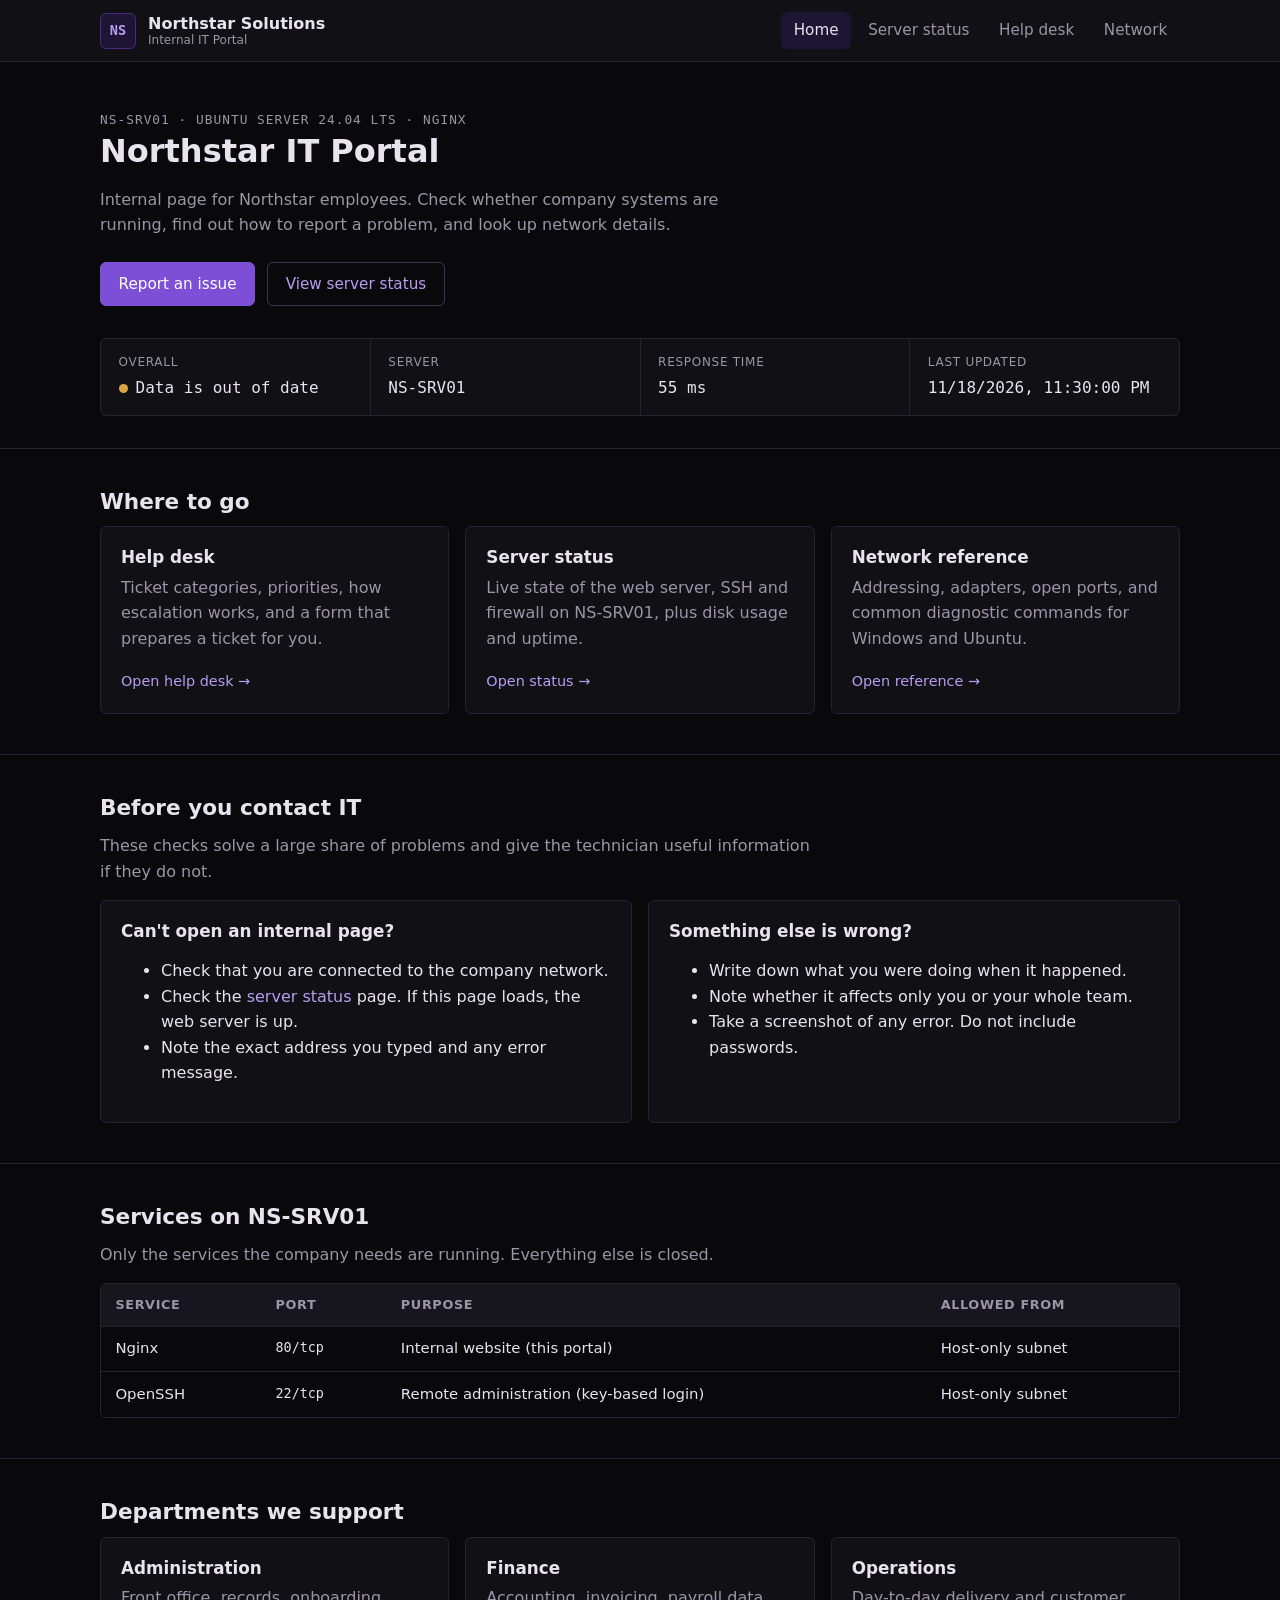
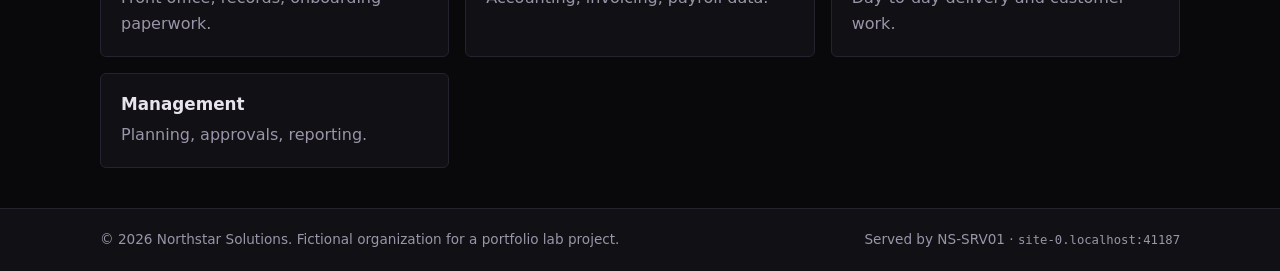
<file: 03-Linux server/landing-page/index.html>
<!DOCTYPE html>
<html lang="en">
<head>
  <meta charset="utf-8">
  <meta name="viewport" content="width=device-width, initial-scale=1">
  <title>Northstar Solutions | Internal IT Portal</title>
  <meta name="description" content="Internal IT portal for Northstar Solutions, served by NS-SRV01.">
  <link rel="stylesheet" href="style.css">
  <script src="code.js" defer></script>
</head>
<body>

  <header class="site-header">
    <div class="wrap header-inner">
      <a class="brand" href="index.html">
        <span class="brand-mark">NS</span>
        <span>Northstar Solutions<small>Internal IT Portal</small></span>
      </a>
      <nav class="nav" aria-label="Main">
        <a href="index.html">Home</a>
        <a href="status.html">Server status</a>
        <a href="helpdesk.html">Help desk</a>
        <a href="network.html">Network</a>
      </nav>
    </div>
  </header>

  <main>

    <section class="page-head">
      <div class="wrap">
        <p class="eyebrow">NS-SRV01 &middot; Ubuntu Server 24.04 LTS &middot; Nginx</p>
        <h1>Northstar IT Portal</h1>
        <p>
          Internal page for Northstar employees. Check whether company systems are running,
          find out how to report a problem, and look up network details.
        </p>
        <div class="btn-row">
          <a class="btn" href="helpdesk.html">Report an issue</a>
          <a class="btn btn-secondary" href="status.html">View server status</a>
        </div>

        <!-- Filled in by code.js from status.json -->
        <div class="status-strip" aria-live="polite">
          <div class="status-item">
            <div class="label">Overall</div>
            <div class="value" id="overall-status">Checking&hellip;</div>
          </div>
          <div class="status-item">
            <div class="label">Server</div>
            <div class="value" id="strip-host">-</div>
          </div>
          <div class="status-item">
            <div class="label">Response time</div>
            <div class="value" id="strip-latency">-</div>
          </div>
          <div class="status-item">
            <div class="label">Last updated</div>
            <div class="value" id="strip-updated">-</div>
          </div>
        </div>
        <p id="status-error" class="notice warn" hidden></p>
      </div>
    </section>

    <section class="section">
      <div class="wrap">
        <h2>Where to go</h2>
        <div class="grid grid-3">
          <a class="card" href="helpdesk.html">
            <h3>Help desk</h3>
            <p class="muted">Ticket categories, priorities, how escalation works, and a form that prepares a ticket for you.</p>
            <span class="card-link">Open help desk &rarr;</span>
          </a>
          <a class="card" href="status.html">
            <h3>Server status</h3>
            <p class="muted">Live state of the web server, SSH and firewall on NS-SRV01, plus disk usage and uptime.</p>
            <span class="card-link">Open status &rarr;</span>
          </a>
          <a class="card" href="network.html">
            <h3>Network reference</h3>
            <p class="muted">Addressing, adapters, open ports, and common diagnostic commands for Windows and Ubuntu.</p>
            <span class="card-link">Open reference &rarr;</span>
          </a>
        </div>
      </div>
    </section>

    <section class="section">
      <div class="wrap">
        <h2>Before you contact IT</h2>
        <p class="section-intro">These checks solve a large share of problems and give the technician useful information if they do not.</p>
        <div class="grid grid-2">
          <div class="card">
            <h3>Can't open an internal page?</h3>
            <ul>
              <li>Check that you are connected to the company network.</li>
              <li>Check the <a href="status.html">server status</a> page. If this page loads, the web server is up.</li>
              <li>Note the exact address you typed and any error message.</li>
            </ul>
          </div>
          <div class="card">
            <h3>Something else is wrong?</h3>
            <ul>
              <li>Write down what you were doing when it happened.</li>
              <li>Note whether it affects only you or your whole team.</li>
              <li>Take a screenshot of any error. Do not include passwords.</li>
            </ul>
          </div>
        </div>
      </div>
    </section>

    <section class="section">
      <div class="wrap">
        <h2>Services on NS-SRV01</h2>
        <p class="section-intro">Only the services the company needs are running. Everything else is closed.</p>
        <div class="table-wrap">
          <table>
            <thead>
              <tr><th>Service</th><th>Port</th><th>Purpose</th><th>Allowed from</th></tr>
            </thead>
            <tbody>
              <tr><td>Nginx</td><td class="mono">80/tcp</td><td>Internal website (this portal)</td><td>Host-only subnet</td></tr>
              <tr><td>OpenSSH</td><td class="mono">22/tcp</td><td>Remote administration (key-based login)</td><td>Host-only subnet</td></tr>
            </tbody>
          </table>
        </div>
      </div>
    </section>

    <section class="section">
      <div class="wrap">
        <h2>Departments we support</h2>
        <div class="grid grid-3">
          <div class="card"><h3>Administration</h3><p class="muted">Front office, records, onboarding paperwork.</p></div>
          <div class="card"><h3>Finance</h3><p class="muted">Accounting, invoicing, payroll data.</p></div>
          <div class="card"><h3>Operations</h3><p class="muted">Day-to-day delivery and customer work.</p></div>
          <div class="card"><h3>Management</h3><p class="muted">Planning, approvals, reporting.</p></div>
        </div>
      </div>
    </section>

  </main>

  <footer class="site-footer">
    <div class="wrap footer-inner">
      <span>&copy; <span id="footer-year">2026</span> Northstar Solutions. Fictional organization for a portfolio lab project.</span>
      <span>Served by NS-SRV01 &middot; <span id="footer-host" class="mono"></span></span>
    </div>
  </footer>

</body>
</html>
</file>
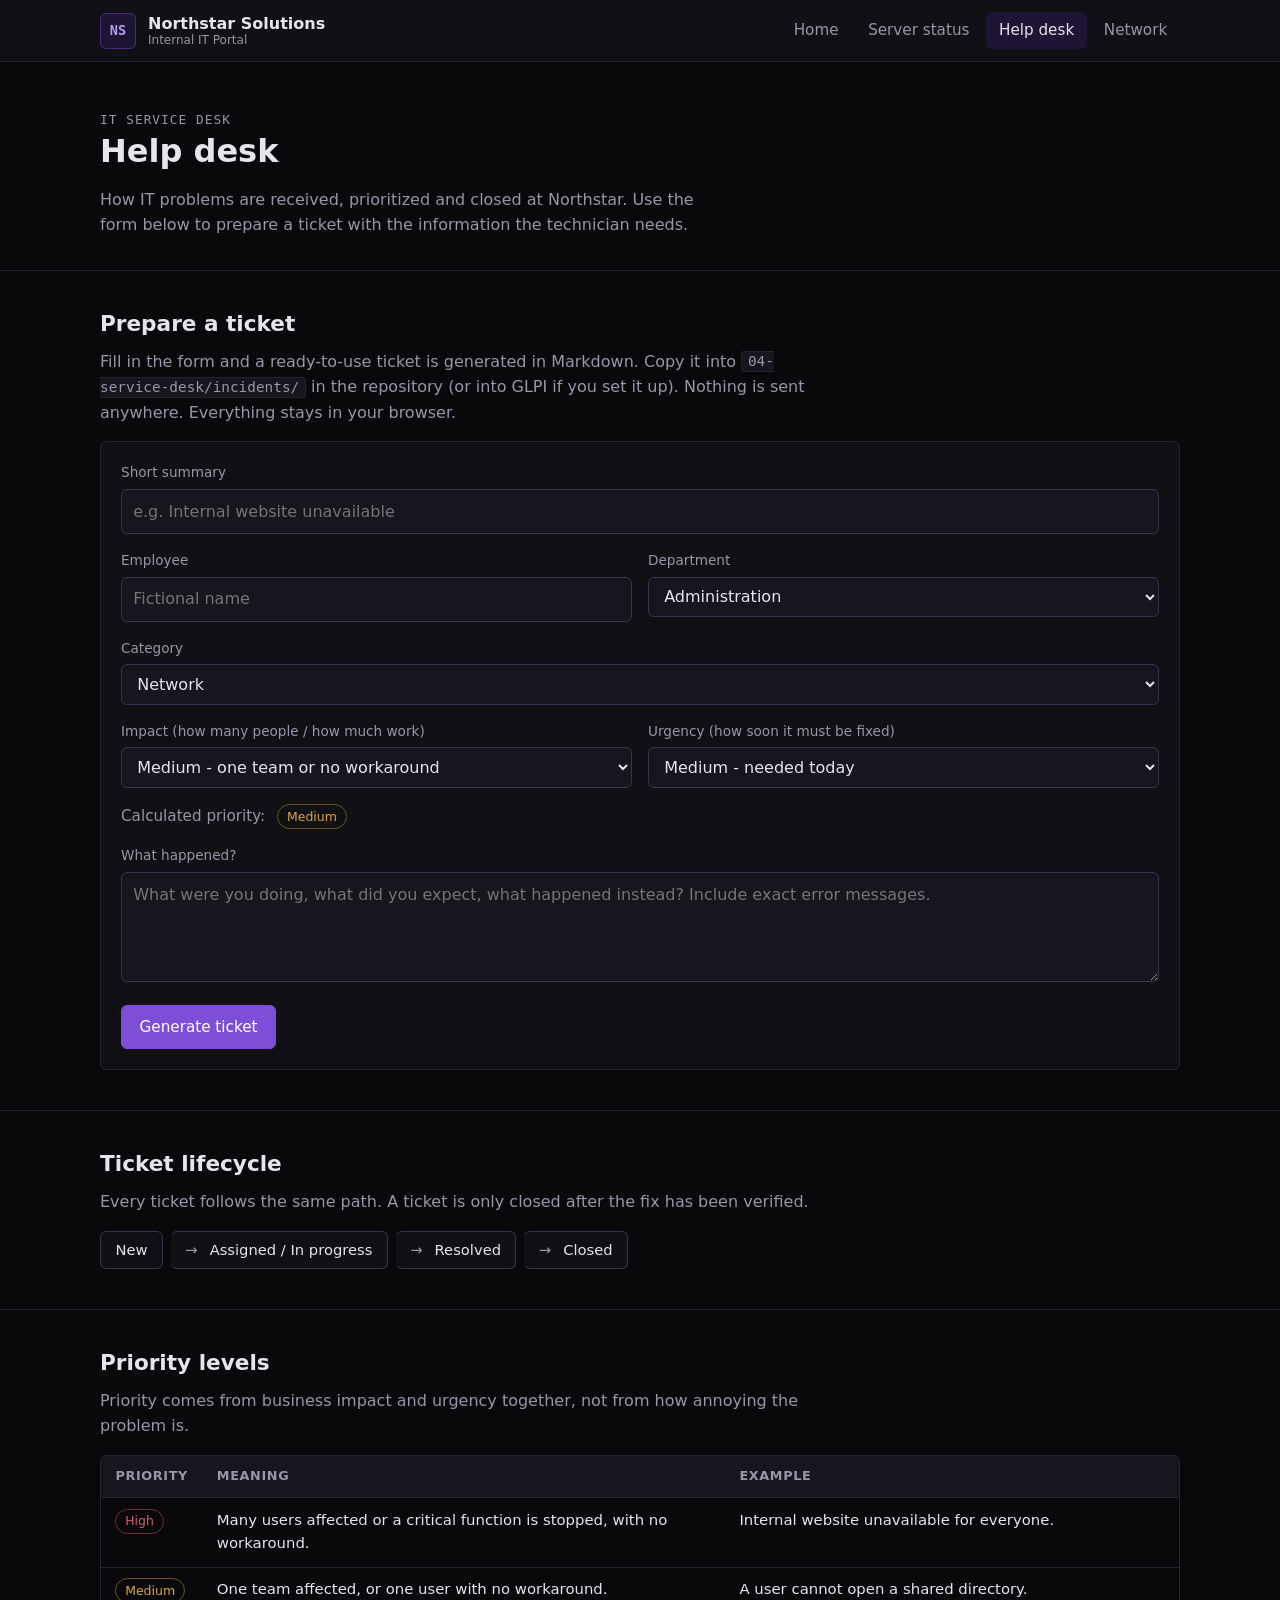
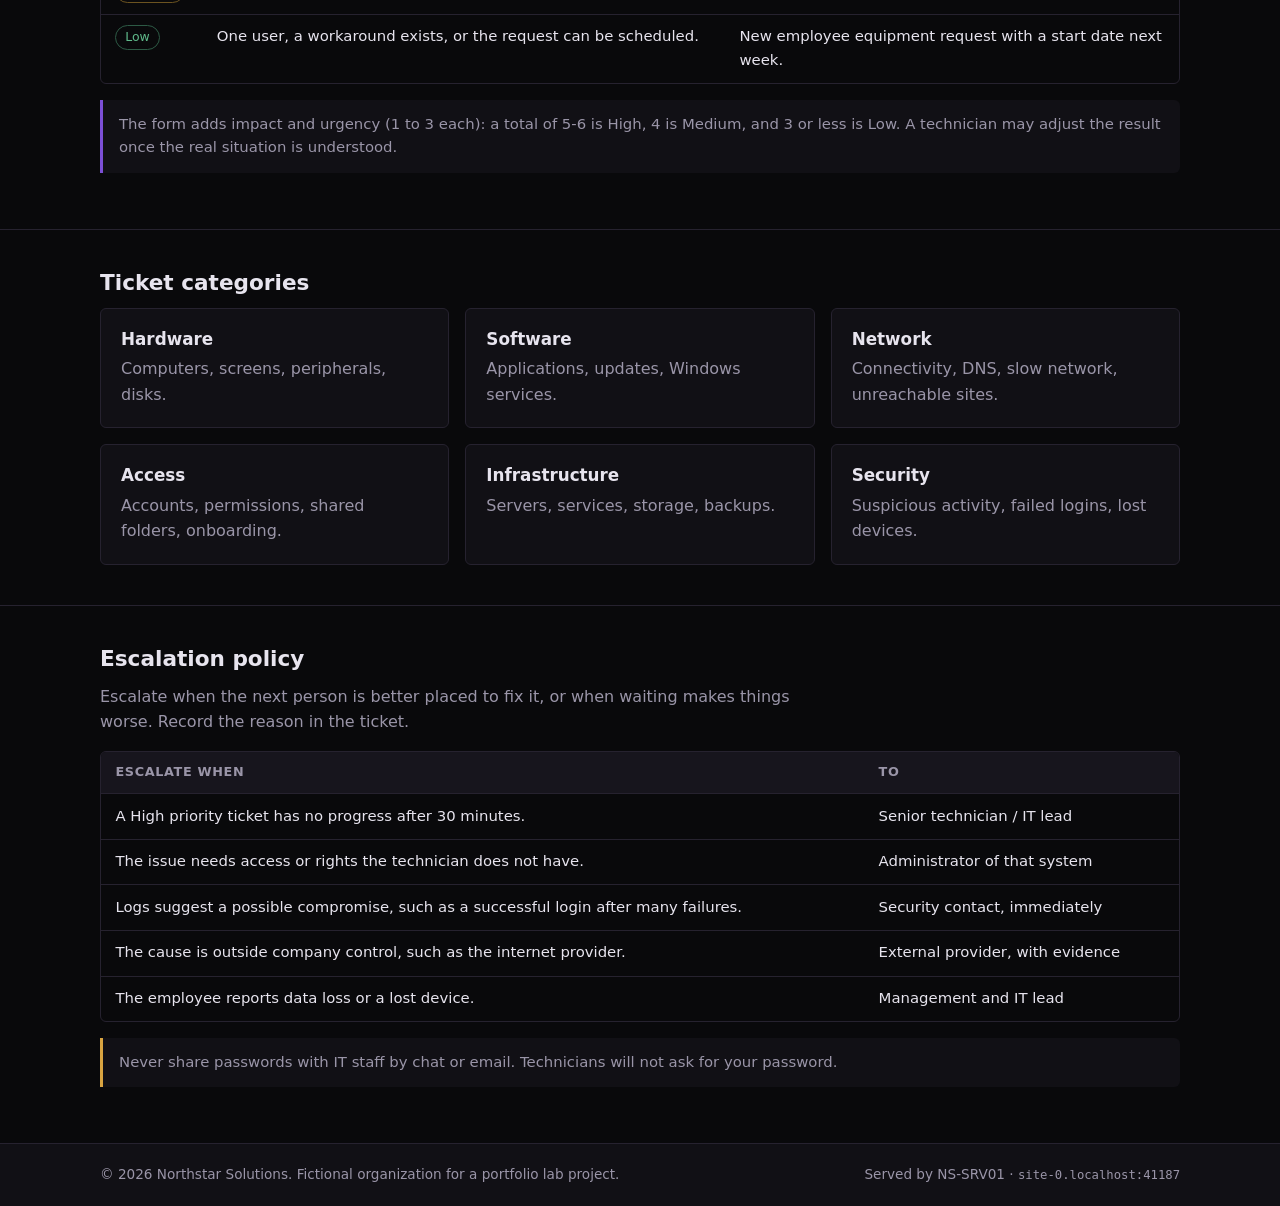
<file: 03-Linux server/landing-page/helpdesk.html>
<!DOCTYPE html>
<html lang="en">
<head>
  <meta charset="utf-8">
  <meta name="viewport" content="width=device-width, initial-scale=1">
  <title>Help desk | Northstar Solutions</title>
  <link rel="stylesheet" href="style.css">
  <script src="code.js" defer></script>
</head>
<body>

  <header class="site-header">
    <div class="wrap header-inner">
      <a class="brand" href="index.html">
        <span class="brand-mark">NS</span>
        <span>Northstar Solutions<small>Internal IT Portal</small></span>
      </a>
      <nav class="nav" aria-label="Main">
        <a href="index.html">Home</a>
        <a href="status.html">Server status</a>
        <a href="helpdesk.html">Help desk</a>
        <a href="network.html">Network</a>
      </nav>
    </div>
  </header>

  <main>

    <section class="page-head">
      <div class="wrap">
        <p class="eyebrow">IT service desk</p>
        <h1>Help desk</h1>
        <p>
          How IT problems are received, prioritized and closed at Northstar. Use the form below
          to prepare a ticket with the information the technician needs.
        </p>
      </div>
    </section>

    <!-- Ticket form -->
    <section class="section">
      <div class="wrap">
        <h2>Prepare a ticket</h2>
        <p class="section-intro">
          Fill in the form and a ready-to-use ticket is generated in Markdown. Copy it into
          <code>04-service-desk/incidents/</code> in the repository (or into GLPI if you set it up).
          Nothing is sent anywhere. Everything stays in your browser.
        </p>

        <div class="grid grid-2">
          <form id="ticket-form" class="card">
            <div class="field">
              <label for="summary">Short summary</label>
              <input id="summary" name="summary" type="text" required placeholder="e.g. Internal website unavailable">
            </div>

            <div class="form-row">
              <div class="field">
                <label for="user">Employee</label>
                <input id="user" name="user" type="text" required placeholder="Fictional name">
              </div>
              <div class="field">
                <label for="department">Department</label>
                <select id="department" name="department">
                  <option>Administration</option>
                  <option>Finance</option>
                  <option>Operations</option>
                  <option>Management</option>
                </select>
              </div>
            </div>

            <div class="field">
              <label for="category">Category</label>
              <select id="category" name="category">
                <option>Hardware</option>
                <option>Software</option>
                <option selected>Network</option>
                <option>Access</option>
                <option>Infrastructure</option>
                <option>Security</option>
              </select>
            </div>

            <div class="form-row">
              <div class="field">
                <label for="impact">Impact (how many people / how much work)</label>
                <select id="impact" name="impact">
                  <option value="low">Low - one person, workaround exists</option>
                  <option value="medium" selected>Medium - one team or no workaround</option>
                  <option value="high">High - company-wide or critical work stopped</option>
                </select>
              </div>
              <div class="field">
                <label for="urgency">Urgency (how soon it must be fixed)</label>
                <select id="urgency" name="urgency">
                  <option value="low">Low - can wait days</option>
                  <option value="medium" selected>Medium - needed today</option>
                  <option value="high">High - needed now</option>
                </select>
              </div>
            </div>

            <div class="priority-result">
              <span class="muted">Calculated priority:</span>
              <span id="priority-badge" class="badge">-</span>
            </div>

            <div class="field">
              <label for="description">What happened?</label>
              <textarea id="description" name="description" placeholder="What were you doing, what did you expect, what happened instead? Include exact error messages."></textarea>
            </div>

            <button class="btn" type="submit">Generate ticket</button>
          </form>

          <div class="card" id="ticket-output-wrap" hidden>
            <h3>Generated ticket</h3>
            <p class="muted">The internal sections are left blank for the technician. Keep them separate from the message the employee sees.</p>
            <textarea id="ticket-output" readonly style="min-height:340px; font-family:var(--mono); font-size:.85rem"></textarea>
            <div class="btn-row">
              <button class="btn btn-secondary" id="copy-ticket" type="button">Copy to clipboard</button>
              <button class="btn btn-secondary" id="reset-ticket-counter" type="button">Reset numbering to NS-009</button>
            </div>
            <p class="muted" id="counter-msg" style="margin-top:.75rem; font-size:.85rem"></p>
          </div>
        </div>
      </div>
    </section>

    <!-- Lifecycle -->
    <section class="section">
      <div class="wrap">
        <h2>Ticket lifecycle</h2>
        <p class="section-intro">Every ticket follows the same path. A ticket is only closed after the fix has been verified.</p>
        <ol class="steps">
          <li>New</li>
          <li>Assigned / In progress</li>
          <li>Resolved</li>
          <li>Closed</li>
        </ol>
      </div>
    </section>

    <!-- Priorities -->
    <section class="section">
      <div class="wrap">
        <h2>Priority levels</h2>
        <p class="section-intro">Priority comes from business impact and urgency together, not from how annoying the problem is.</p>
        <div class="table-wrap">
          <table>
            <thead><tr><th>Priority</th><th>Meaning</th><th>Example</th></tr></thead>
            <tbody>
              <tr>
                <td><span class="badge high">High</span></td>
                <td>Many users affected or a critical function is stopped, with no workaround.</td>
                <td>Internal website unavailable for everyone.</td>
              </tr>
              <tr>
                <td><span class="badge medium">Medium</span></td>
                <td>One team affected, or one user with no workaround.</td>
                <td>A user cannot open a shared directory.</td>
              </tr>
              <tr>
                <td><span class="badge low">Low</span></td>
                <td>One user, a workaround exists, or the request can be scheduled.</td>
                <td>New employee equipment request with a start date next week.</td>
              </tr>
            </tbody>
          </table>
        </div>
        <div class="notice">
          The form adds impact and urgency (1 to 3 each): a total of 5-6 is High, 4 is Medium, and 3 or less is Low.
          A technician may adjust the result once the real situation is understood.
        </div>
      </div>
    </section>

    <!-- Categories -->
    <section class="section">
      <div class="wrap">
        <h2>Ticket categories</h2>
        <div class="grid grid-3">
          <div class="card"><h3>Hardware</h3><p class="muted">Computers, screens, peripherals, disks.</p></div>
          <div class="card"><h3>Software</h3><p class="muted">Applications, updates, Windows services.</p></div>
          <div class="card"><h3>Network</h3><p class="muted">Connectivity, DNS, slow network, unreachable sites.</p></div>
          <div class="card"><h3>Access</h3><p class="muted">Accounts, permissions, shared folders, onboarding.</p></div>
          <div class="card"><h3>Infrastructure</h3><p class="muted">Servers, services, storage, backups.</p></div>
          <div class="card"><h3>Security</h3><p class="muted">Suspicious activity, failed logins, lost devices.</p></div>
        </div>
      </div>
    </section>

    <!-- Escalation -->
    <section class="section">
      <div class="wrap">
        <h2>Escalation policy</h2>
        <p class="section-intro">Escalate when the next person is better placed to fix it, or when waiting makes things worse. Record the reason in the ticket.</p>
        <div class="table-wrap">
          <table>
            <thead><tr><th>Escalate when</th><th>To</th></tr></thead>
            <tbody>
              <tr><td>A High priority ticket has no progress after 30 minutes.</td><td>Senior technician / IT lead</td></tr>
              <tr><td>The issue needs access or rights the technician does not have.</td><td>Administrator of that system</td></tr>
              <tr><td>Logs suggest a possible compromise, such as a successful login after many failures.</td><td>Security contact, immediately</td></tr>
              <tr><td>The cause is outside company control, such as the internet provider.</td><td>External provider, with evidence</td></tr>
              <tr><td>The employee reports data loss or a lost device.</td><td>Management and IT lead</td></tr>
            </tbody>
          </table>
        </div>
        <div class="notice warn">
          Never share passwords with IT staff by chat or email. Technicians will not ask for your password.
        </div>
      </div>
    </section>

  </main>

  <footer class="site-footer">
    <div class="wrap footer-inner">
      <span>&copy; <span id="footer-year">2026</span> Northstar Solutions. Fictional organization for a portfolio lab project.</span>
      <span>Served by NS-SRV01 &middot; <span id="footer-host" class="mono"></span></span>
    </div>
  </footer>

</body>
</html>
</file>
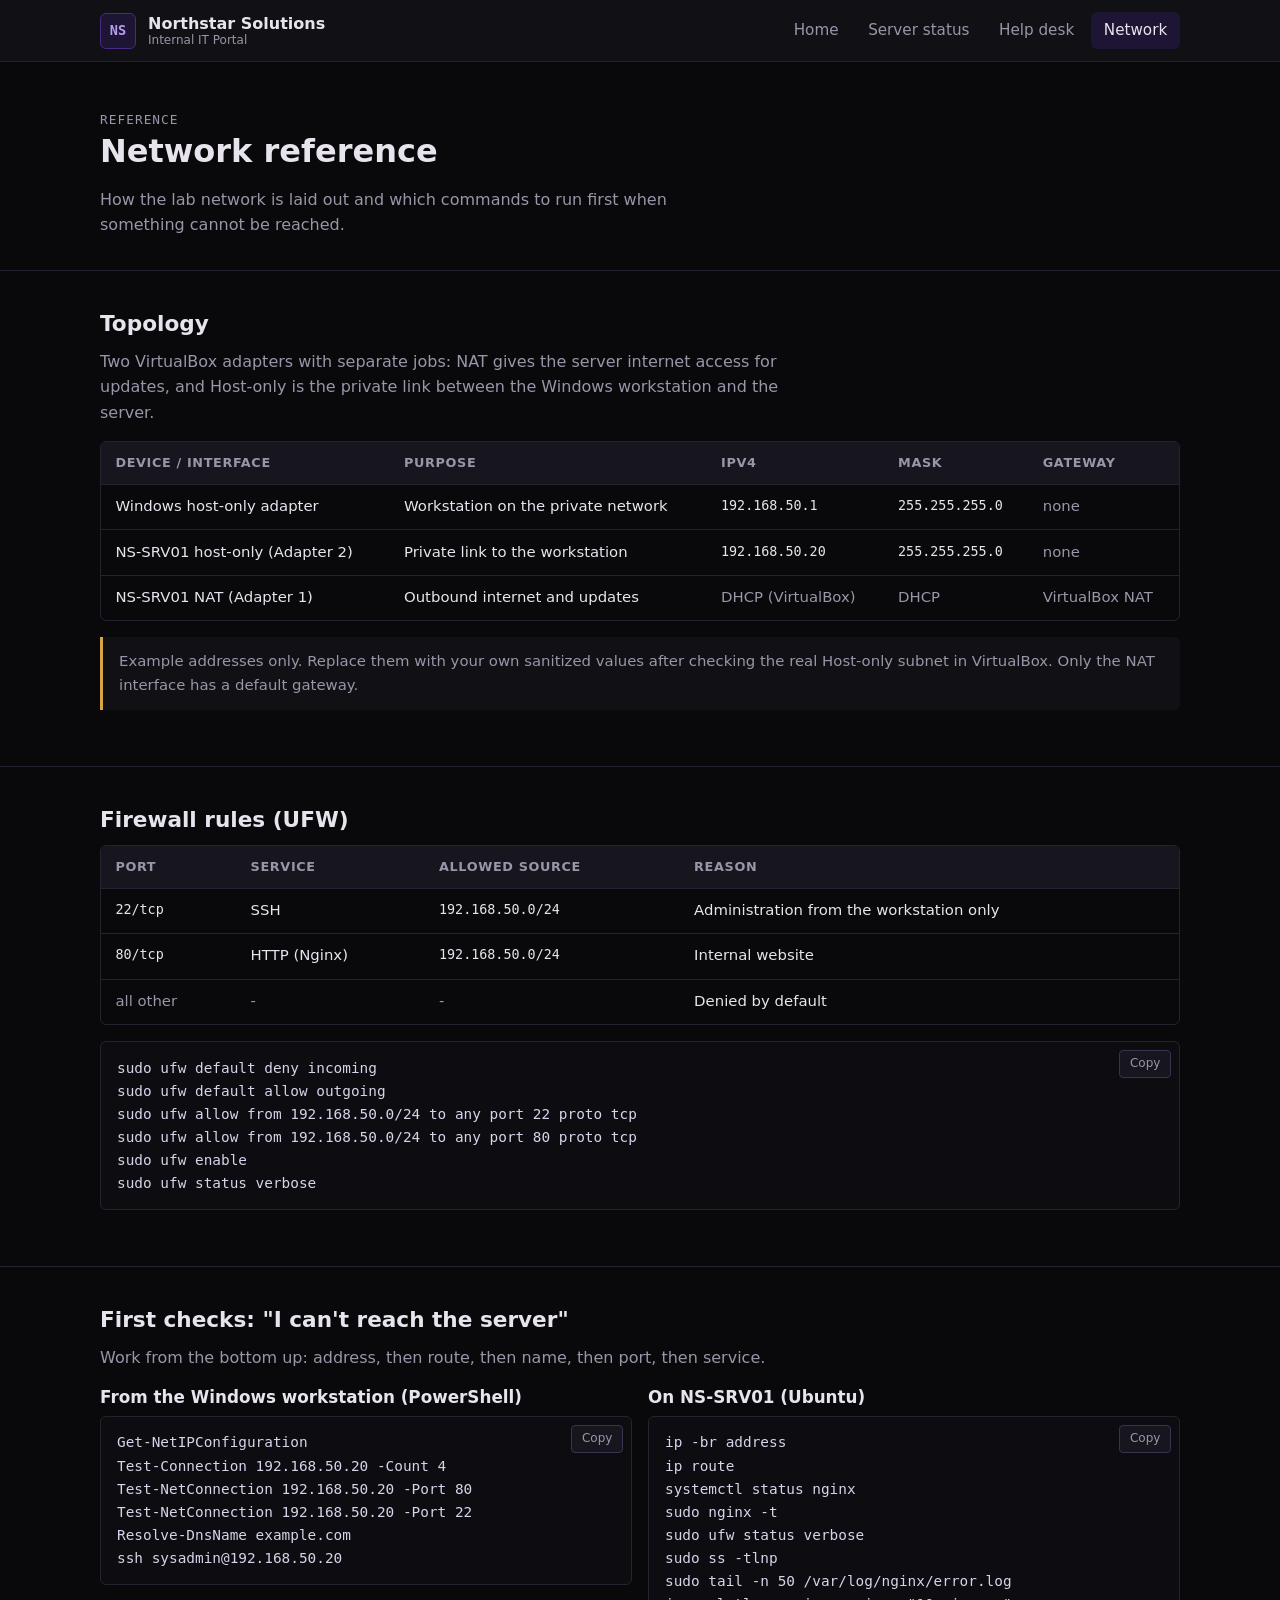
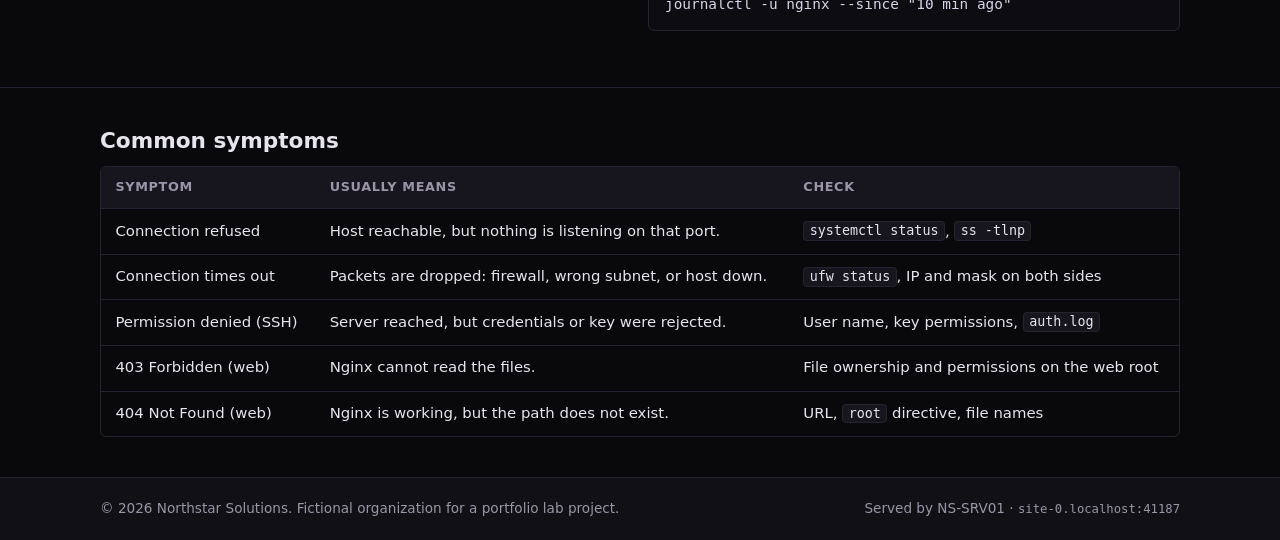
<file: 03-Linux server/landing-page/network.html>
<!DOCTYPE html>
<html lang="en">
<head>
  <meta charset="utf-8">
  <meta name="viewport" content="width=device-width, initial-scale=1">
  <title>Network reference | Northstar Solutions</title>
  <link rel="stylesheet" href="style.css">
  <script src="code.js" defer></script>
</head>
<body>

  <header class="site-header">
    <div class="wrap header-inner">
      <a class="brand" href="index.html">
        <span class="brand-mark">NS</span>
        <span>Northstar Solutions<small>Internal IT Portal</small></span>
      </a>
      <nav class="nav" aria-label="Main">
        <a href="index.html">Home</a>
        <a href="status.html">Server status</a>
        <a href="helpdesk.html">Help desk</a>
        <a href="network.html">Network</a>
      </nav>
    </div>
  </header>

  <main>

    <section class="page-head">
      <div class="wrap">
        <p class="eyebrow">Reference</p>
        <h1>Network reference</h1>
        <p>
          How the lab network is laid out and which commands to run first when something cannot be reached.
        </p>
      </div>
    </section>

    <section class="section">
      <div class="wrap">
        <h2>Topology</h2>
        <p class="section-intro">
          Two VirtualBox adapters with separate jobs: NAT gives the server internet access for updates,
          and Host-only is the private link between the Windows workstation and the server.
        </p>
        <div class="table-wrap">
          <table>
            <thead><tr><th>Device / interface</th><th>Purpose</th><th>IPv4</th><th>Mask</th><th>Gateway</th></tr></thead>
            <tbody>
              <tr><td>Windows host-only adapter</td><td>Workstation on the private network</td><td class="mono">192.168.50.1</td><td class="mono">255.255.255.0</td><td class="muted">none</td></tr>
              <tr><td>NS-SRV01 host-only (Adapter 2)</td><td>Private link to the workstation</td><td class="mono">192.168.50.20</td><td class="mono">255.255.255.0</td><td class="muted">none</td></tr>
              <tr><td>NS-SRV01 NAT (Adapter 1)</td><td>Outbound internet and updates</td><td class="muted">DHCP (VirtualBox)</td><td class="muted">DHCP</td><td class="muted">VirtualBox NAT</td></tr>
            </tbody>
          </table>
        </div>
        <div class="notice warn">
          Example addresses only. Replace them with your own sanitized values after checking the real
          Host-only subnet in VirtualBox. Only the NAT interface has a default gateway.
        </div>
      </div>
    </section>

    <section class="section">
      <div class="wrap">
        <h2>Firewall rules (UFW)</h2>
        <div class="table-wrap">
          <table>
            <thead><tr><th>Port</th><th>Service</th><th>Allowed source</th><th>Reason</th></tr></thead>
            <tbody>
              <tr><td class="mono">22/tcp</td><td>SSH</td><td class="mono">192.168.50.0/24</td><td>Administration from the workstation only</td></tr>
              <tr><td class="mono">80/tcp</td><td>HTTP (Nginx)</td><td class="mono">192.168.50.0/24</td><td>Internal website</td></tr>
              <tr><td class="muted">all other</td><td class="muted">-</td><td class="muted">-</td><td>Denied by default</td></tr>
            </tbody>
          </table>
        </div>
        <div class="codeblock" style="margin-top:1rem">
          <button class="copy-btn" type="button">Copy</button>
<pre>sudo ufw default deny incoming
sudo ufw default allow outgoing
sudo ufw allow from 192.168.50.0/24 to any port 22 proto tcp
sudo ufw allow from 192.168.50.0/24 to any port 80 proto tcp
sudo ufw enable
sudo ufw status verbose</pre>
        </div>
      </div>
    </section>

    <section class="section">
      <div class="wrap">
        <h2>First checks: "I can't reach the server"</h2>
        <p class="section-intro">Work from the bottom up: address, then route, then name, then port, then service.</p>

        <div class="grid grid-2">
          <div>
            <h3>From the Windows workstation (PowerShell)</h3>
            <div class="codeblock">
              <button class="copy-btn" type="button">Copy</button>
<pre>Get-NetIPConfiguration
Test-Connection 192.168.50.20 -Count 4
Test-NetConnection 192.168.50.20 -Port 80
Test-NetConnection 192.168.50.20 -Port 22
Resolve-DnsName example.com
ssh sysadmin@192.168.50.20</pre>
            </div>
          </div>
          <div>
            <h3>On NS-SRV01 (Ubuntu)</h3>
            <div class="codeblock">
              <button class="copy-btn" type="button">Copy</button>
<pre>ip -br address
ip route
systemctl status nginx
sudo nginx -t
sudo ufw status verbose
sudo ss -tlnp
sudo tail -n 50 /var/log/nginx/error.log
journalctl -u nginx --since "10 min ago"</pre>
            </div>
          </div>
        </div>
      </div>
    </section>

    <section class="section">
      <div class="wrap">
        <h2>Common symptoms</h2>
        <div class="table-wrap">
          <table>
            <thead><tr><th>Symptom</th><th>Usually means</th><th>Check</th></tr></thead>
            <tbody>
              <tr><td>Connection refused</td><td>Host reachable, but nothing is listening on that port.</td><td><code>systemctl status</code>, <code>ss -tlnp</code></td></tr>
              <tr><td>Connection times out</td><td>Packets are dropped: firewall, wrong subnet, or host down.</td><td><code>ufw status</code>, IP and mask on both sides</td></tr>
              <tr><td>Permission denied (SSH)</td><td>Server reached, but credentials or key were rejected.</td><td>User name, key permissions, <code>auth.log</code></td></tr>
              <tr><td>403 Forbidden (web)</td><td>Nginx cannot read the files.</td><td>File ownership and permissions on the web root</td></tr>
              <tr><td>404 Not Found (web)</td><td>Nginx is working, but the path does not exist.</td><td>URL, <code>root</code> directive, file names</td></tr>
            </tbody>
          </table>
        </div>
      </div>
    </section>

  </main>

  <footer class="site-footer">
    <div class="wrap footer-inner">
      <span>&copy; <span id="footer-year">2026</span> Northstar Solutions. Fictional organization for a portfolio lab project.</span>
      <span>Served by NS-SRV01 &middot; <span id="footer-host" class="mono"></span></span>
    </div>
  </footer>

</body>
</html>
</file>
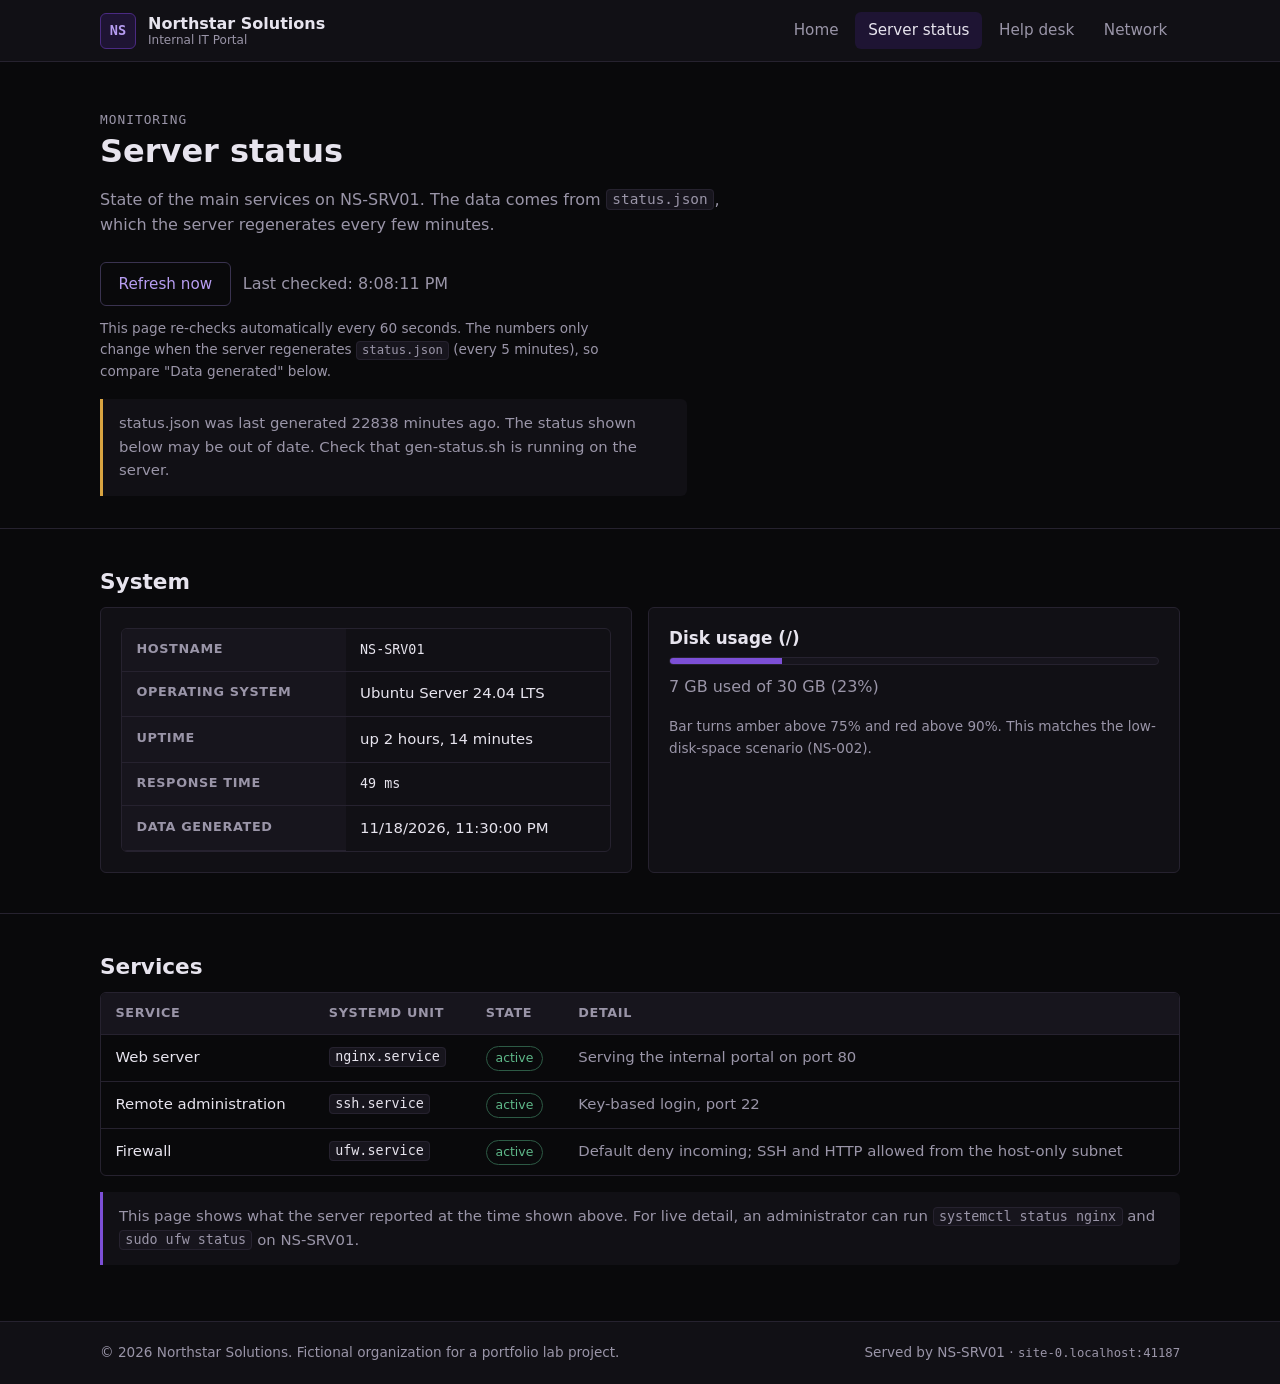
<file: 03-Linux server/landing-page/status.html>
<!DOCTYPE html>
<html lang="en">
<head>
  <meta charset="utf-8">
  <meta name="viewport" content="width=device-width, initial-scale=1">
  <title>Server status | Northstar Solutions</title>
  <link rel="stylesheet" href="style.css">
  <script src="code.js" defer></script>
</head>
<body>

  <header class="site-header">
    <div class="wrap header-inner">
      <a class="brand" href="index.html">
        <span class="brand-mark">NS</span>
        <span>Northstar Solutions<small>Internal IT Portal</small></span>
      </a>
      <nav class="nav" aria-label="Main">
        <a href="index.html">Home</a>
        <a href="status.html">Server status</a>
        <a href="helpdesk.html">Help desk</a>
        <a href="network.html">Network</a>
      </nav>
    </div>
  </header>

  <main>

    <section class="page-head">
      <div class="wrap">
        <p class="eyebrow">Monitoring</p>
        <h1>Server status</h1>
        <p>
          State of the main services on NS-SRV01. The data comes from <code>status.json</code>,
          which the server regenerates every few minutes.
        </p>
        <div class="btn-row">
          <button class="btn btn-secondary" id="refresh-status" type="button">Refresh now</button>
          <span class="muted" id="last-checked" style="align-self:center"></span>
        </div>
        <p class="muted" style="font-size:.85rem; margin-top:.75rem">
          This page re-checks automatically every 60 seconds. The numbers only change when the server
          regenerates <code>status.json</code> (every 5 minutes), so compare "Data generated" below.
        </p>
        <p id="status-error" class="notice warn" hidden></p>
        <p id="stale-warning" class="notice warn" hidden></p>
      </div>
    </section>

    <section class="section">
      <div class="wrap">
        <h2>System</h2>
        <div class="grid grid-2">
          <div class="card">
            <div class="table-wrap">
              <table>
                <tbody>
                  <tr><th scope="row">Hostname</th><td class="mono" id="sys-host">-</td></tr>
                  <tr><th scope="row">Operating system</th><td id="sys-os">-</td></tr>
                  <tr><th scope="row">Uptime</th><td id="sys-uptime">-</td></tr>
                  <tr><th scope="row">Response time</th><td class="mono" id="sys-latency">-</td></tr>
                  <tr><th scope="row">Data generated</th><td id="sys-generated">-</td></tr>
                </tbody>
              </table>
            </div>
          </div>
          <div class="card">
            <h3>Disk usage (/)</h3>
            <div class="bar" id="disk-bar" role="img" aria-label="Disk usage"><span></span></div>
            <p class="muted" id="disk-text" style="margin-top:.6rem">-</p>
            <p class="muted" style="font-size:.85rem">Bar turns amber above 75% and red above 90%. This matches the low-disk-space scenario (NS-002).</p>
          </div>
        </div>
      </div>
    </section>

    <section class="section">
      <div class="wrap">
        <h2>Services</h2>
        <div class="table-wrap">
          <table>
            <thead>
              <tr><th>Service</th><th>systemd unit</th><th>State</th><th>Detail</th></tr>
            </thead>
            <tbody id="services-body">
              <tr><td colspan="4" class="muted">Loading&hellip;</td></tr>
            </tbody>
          </table>
        </div>
        <div class="notice">
          This page shows what the server reported at the time shown above. For live detail, an administrator can run
          <code>systemctl status nginx</code> and <code>sudo ufw status</code> on NS-SRV01.
        </div>
      </div>
    </section>

  </main>

  <footer class="site-footer">
    <div class="wrap footer-inner">
      <span>&copy; <span id="footer-year">2026</span> Northstar Solutions. Fictional organization for a portfolio lab project.</span>
      <span>Served by NS-SRV01 &middot; <span id="footer-host" class="mono"></span></span>
    </div>
  </footer>

</body>
</html>
</file>
<file: 03-Linux server/landing-page/style.css>
/* ==========================================================
   Northstar Solutions - Internal IT Portal
   Shared stylesheet. Edit the colour variables first.
   ========================================================== */

:root {
  /* Backgrounds */
  --bg:           #09090b;   /* page background (near black) */
  --surface:      #111015;   /* cards, header */
  --surface-2:    #17151d;   /* inputs, table headers */

  /* Purples (dark -> light) */
  --purple-900:   #1e1433;
  --purple-700:   #4a2a82;
  --purple-500:   #7c4fd6;   /* main accent */
  --purple-300:   #b79df2;   /* links, highlights */

  /* Text */
  --text:         #e7e4ee;
  --text-muted:   #9a95a8;

  /* Borders */
  --border:       #26222f;
  --border-strong:#3a3350;

  /* Status colours (kept muted on purpose) */
  --ok:           #5fb98a;
  --warn:         #d9a441;
  --bad:          #d2606b;

  --radius:       6px;
  --font:         system-ui, -apple-system, "Segoe UI", Roboto, Helvetica, Arial, sans-serif;
  --mono:         ui-monospace, "Cascadia Code", Consolas, "DejaVu Sans Mono", monospace;
}

*, *::before, *::after { box-sizing: border-box; }

html { scroll-behavior: smooth; }

body {
  margin: 0;
  background: var(--bg);
  color: var(--text);
  font-family: var(--font);
  font-size: 16px;
  line-height: 1.6;
  min-height: 100vh;
  display: flex;
  flex-direction: column;
}

main { flex: 1; }

a { color: var(--purple-300); text-decoration: none; }
a:hover { text-decoration: underline; }
a:focus-visible, button:focus-visible, input:focus-visible,
select:focus-visible, textarea:focus-visible {
  outline: 2px solid var(--purple-500);
  outline-offset: 2px;
}

h1, h2, h3 { line-height: 1.25; margin: 0 0 .5em; font-weight: 600; }
h1 { font-size: 2rem; }
h2 { font-size: 1.35rem; }
h3 { font-size: 1.05rem; }
p  { margin: 0 0 1em; }

code, pre, .mono { font-family: var(--mono); font-size: .9em; }
code {
  background: var(--surface-2);
  border: 1px solid var(--border);
  border-radius: 4px;
  padding: .1em .4em;
}

.wrap { width: min(1080px, 100% - 2rem); margin-inline: auto; }
.muted { color: var(--text-muted); }

/* ---------- Header / navigation ---------- */
.site-header {
  background: var(--surface);
  border-bottom: 1px solid var(--border);
  position: sticky;
  top: 0;
  z-index: 10;
}
.header-inner {
  display: flex;
  align-items: center;
  justify-content: space-between;
  gap: 1rem;
  flex-wrap: wrap;
  padding-block: .75rem;
}
.brand {
  display: flex;
  align-items: center;
  gap: .75rem;
  color: var(--text);
  font-weight: 600;
  line-height: 1.2;
}
.brand:hover { text-decoration: none; }
.brand small { display: block; font-weight: 400; color: var(--text-muted); font-size: .75rem; }
.brand-mark {
  display: grid;
  place-items: center;
  width: 36px; height: 36px;
  background: var(--purple-900);
  border: 1px solid var(--purple-700);
  border-radius: var(--radius);
  color: var(--purple-300);
  font-family: var(--mono);
  font-size: .85rem;
}
.nav { display: flex; gap: .25rem; flex-wrap: wrap; }
.nav a {
  color: var(--text-muted);
  padding: .4rem .8rem;
  border-radius: var(--radius);
  font-size: .95rem;
}
.nav a:hover { color: var(--text); background: var(--surface-2); text-decoration: none; }
.nav a[aria-current="page"] { color: var(--text); background: var(--purple-900); }

/* ---------- Page heading ---------- */
.page-head { padding: 3rem 0 2rem; border-bottom: 1px solid var(--border); }
.page-head p { color: var(--text-muted); max-width: 62ch; margin-bottom: 0; }
.eyebrow {
  font-family: var(--mono);
  font-size: .8rem;
  color: var(--purple-300);
  text-transform: uppercase;
  letter-spacing: .08em;
  margin-bottom: .5rem;
}
.section { padding: 2.5rem 0; }
.section + .section { border-top: 1px solid var(--border); }
.section-intro { color: var(--text-muted); max-width: 70ch; }

/* ---------- Buttons ---------- */
.btn-row { display: flex; gap: .75rem; flex-wrap: wrap; margin-top: 1.5rem; }
.btn {
  display: inline-block;
  font: inherit;
  font-size: .95rem;
  padding: .55rem 1.1rem;
  border-radius: var(--radius);
  border: 1px solid var(--purple-500);
  background: var(--purple-500);
  color: #fff;
  cursor: pointer;
}
.btn:hover { background: #8a5fe0; text-decoration: none; }
.btn-secondary { background: transparent; color: var(--purple-300); border-color: var(--border-strong); }
.btn-secondary:hover { background: var(--surface-2); border-color: var(--purple-500); }

/* ---------- Cards and grids ---------- */
.grid { display: grid; gap: 1rem; }
.grid-3 { grid-template-columns: repeat(auto-fit, minmax(260px, 1fr)); }
.grid-2 { grid-template-columns: repeat(auto-fit, minmax(320px, 1fr)); }

.card {
  background: var(--surface);
  border: 1px solid var(--border);
  border-radius: var(--radius);
  padding: 1.25rem;
}
.card h3 { margin-bottom: .4rem; }
.card p:last-child { margin-bottom: 0; }
a.card { display: block; color: var(--text); }
a.card:hover { border-color: var(--purple-700); text-decoration: none; }
a.card .card-link { color: var(--purple-300); font-size: .9rem; }

/* ---------- Status strip (home page) ---------- */
.status-strip {
  display: grid;
  grid-template-columns: repeat(auto-fit, minmax(190px, 1fr));
  gap: 1px;
  background: var(--border);
  border: 1px solid var(--border);
  border-radius: var(--radius);
  overflow: hidden;
  margin-top: 2rem;
}
.status-item { background: var(--surface); padding: .9rem 1.1rem; }
.status-item .label { font-size: .75rem; color: var(--text-muted); text-transform: uppercase; letter-spacing: .06em; }
.status-item .value { font-family: var(--mono); font-size: 1rem; margin-top: .15rem; word-break: break-word; }

/* ---------- Status dots / badges ---------- */
.dot {
  display: inline-block;
  width: 9px; height: 9px;
  border-radius: 50%;
  background: var(--text-muted);
  margin-right: .5rem;
}
.dot.ok   { background: var(--ok); }
.dot.warn { background: var(--warn); }
.dot.bad  { background: var(--bad); }

.badge {
  display: inline-block;
  font-size: .78rem;
  padding: .1rem .55rem;
  border-radius: 999px;
  border: 1px solid var(--border-strong);
  color: var(--text-muted);
}
.badge.ok   { color: var(--ok);   border-color: #2d5a45; }
.badge.warn { color: var(--warn); border-color: #6b5320; }
.badge.bad  { color: var(--bad);  border-color: #6b2f35; }
.badge.high   { color: var(--bad);  border-color: #6b2f35; }
.badge.medium { color: var(--warn); border-color: #6b5320; }
.badge.low    { color: var(--ok);   border-color: #2d5a45; }

/* ---------- Tables ---------- */
.table-wrap { overflow-x: auto; border: 1px solid var(--border); border-radius: var(--radius); }
table { width: 100%; border-collapse: collapse; font-size: .93rem; }
th, td { text-align: left; padding: .65rem .9rem; border-bottom: 1px solid var(--border); vertical-align: top; }
th { background: var(--surface-2); font-weight: 600; color: var(--text-muted); font-size: .8rem; text-transform: uppercase; letter-spacing: .05em; }
tbody tr:last-child td { border-bottom: none; }
tbody tr:hover { background: #0f0e13; }
td.mono, td code { white-space: nowrap; }

/* ---------- Lifecycle steps ---------- */
.steps { display: flex; flex-wrap: wrap; gap: .5rem; align-items: center; margin: 1rem 0 0; padding: 0; list-style: none; }
.steps li {
  background: var(--surface);
  border: 1px solid var(--border-strong);
  border-radius: var(--radius);
  padding: .4rem .9rem;
  font-size: .92rem;
}
.steps li + li::before { content: "\2192"; color: var(--text-muted); margin-right: .75rem; }
.steps li + li { border-left: none; }

/* ---------- Disk bar ---------- */
.bar { height: 8px; background: var(--surface-2); border: 1px solid var(--border); border-radius: 999px; overflow: hidden; margin-top: .5rem; }
.bar > span { display: block; height: 100%; background: var(--purple-500); width: 0; }
.bar > span.warn { background: var(--warn); }
.bar > span.bad  { background: var(--bad); }

/* ---------- Forms ---------- */
form .field { margin-bottom: 1rem; }
label { display: block; font-size: .85rem; color: var(--text-muted); margin-bottom: .3rem; }
input, select, textarea {
  width: 100%;
  font: inherit;
  color: var(--text);
  background: var(--surface-2);
  border: 1px solid var(--border-strong);
  border-radius: var(--radius);
  padding: .55rem .7rem;
}
textarea { min-height: 110px; resize: vertical; }
.form-row { display: grid; grid-template-columns: repeat(auto-fit, minmax(180px, 1fr)); gap: 1rem; }
.priority-result { display: flex; align-items: center; gap: .75rem; margin-bottom: 1rem; font-size: .95rem; }

/* ---------- Code blocks (copyable) ---------- */
.codeblock {
  position: relative;
  background: #0d0c11;
  border: 1px solid var(--border);
  border-radius: var(--radius);
  margin: 0 0 1rem;
}
.codeblock pre { margin: 0; padding: .9rem 5.5rem .9rem 1rem; overflow-x: auto; color: #d9d3ea; }
.copy-btn {
  position: absolute;
  top: .5rem; right: .5rem;
  font: inherit;
  font-size: .75rem;
  padding: .2rem .6rem;
  background: var(--surface-2);
  color: var(--text-muted);
  border: 1px solid var(--border-strong);
  border-radius: 4px;
  cursor: pointer;
}
.copy-btn:hover { color: var(--text); border-color: var(--purple-500); }

/* ---------- Notices ---------- */
.notice {
  border-left: 3px solid var(--purple-500);
  background: var(--surface);
  padding: .8rem 1rem;
  border-radius: 0 var(--radius) var(--radius) 0;
  font-size: .93rem;
  color: var(--text-muted);
  margin: 1rem 0;
}
.notice.warn { border-left-color: var(--warn); }

/* ---------- Footer ---------- */
.site-footer { border-top: 1px solid var(--border); background: var(--surface); padding: 1.25rem 0; font-size: .85rem; color: var(--text-muted); }
.footer-inner { display: flex; justify-content: space-between; gap: 1rem; flex-wrap: wrap; }

/* ---------- Small screens ---------- */
@media (max-width: 600px) {
  h1 { font-size: 1.6rem; }
  .page-head { padding: 2rem 0 1.5rem; }
  .steps li + li::before { margin-right: .5rem; }
}
</file>
